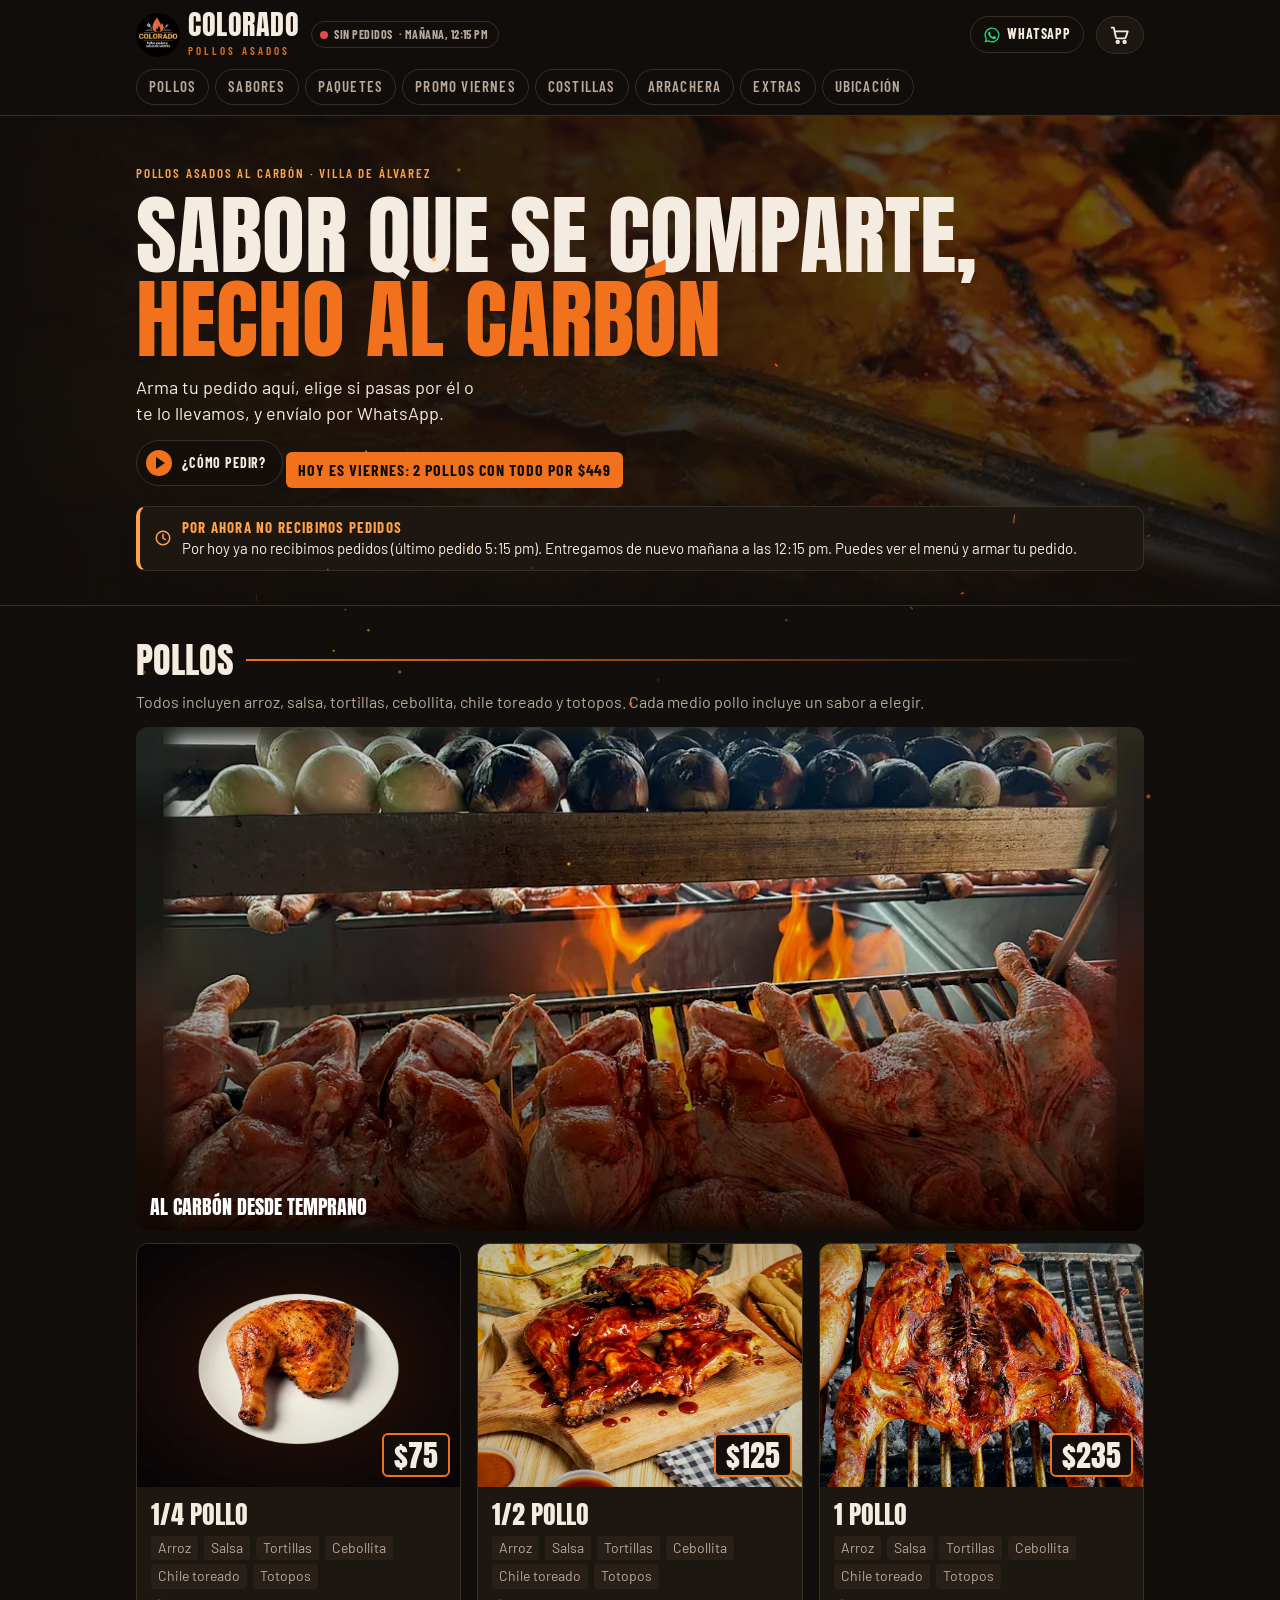
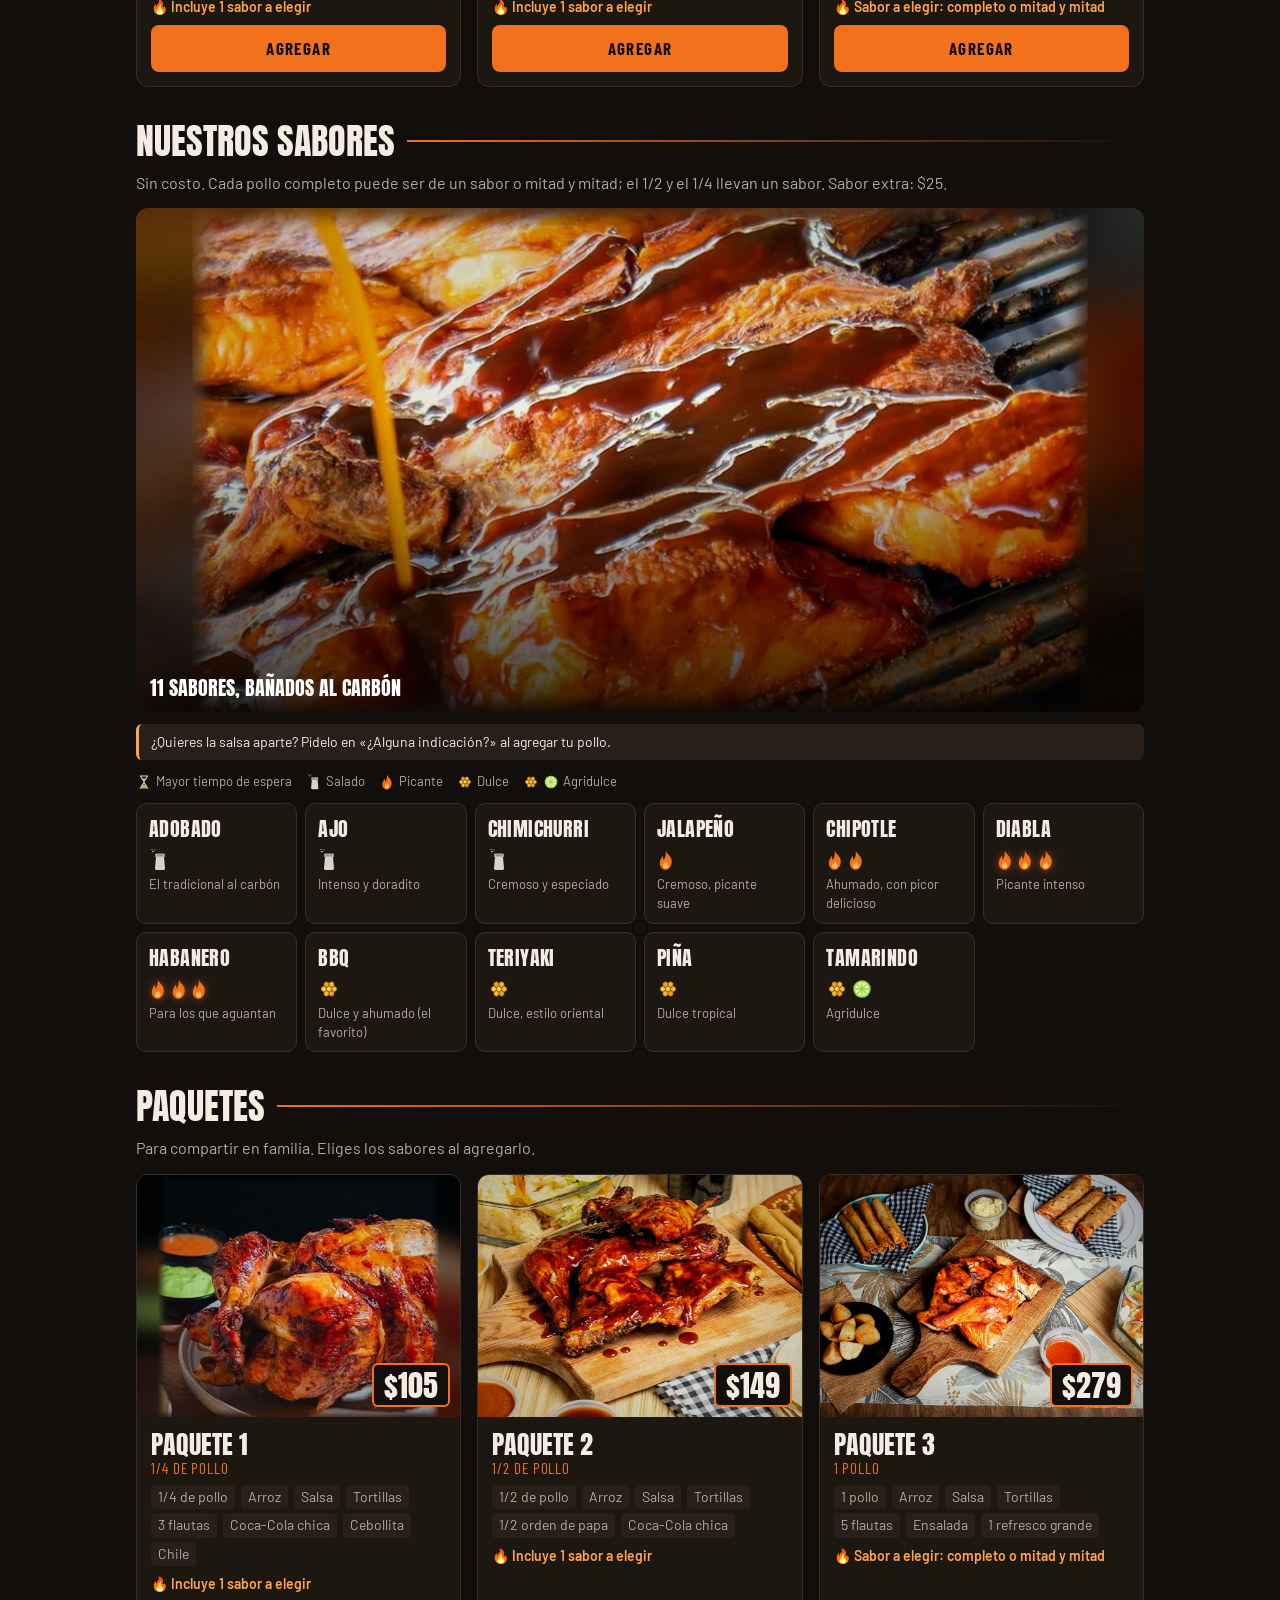
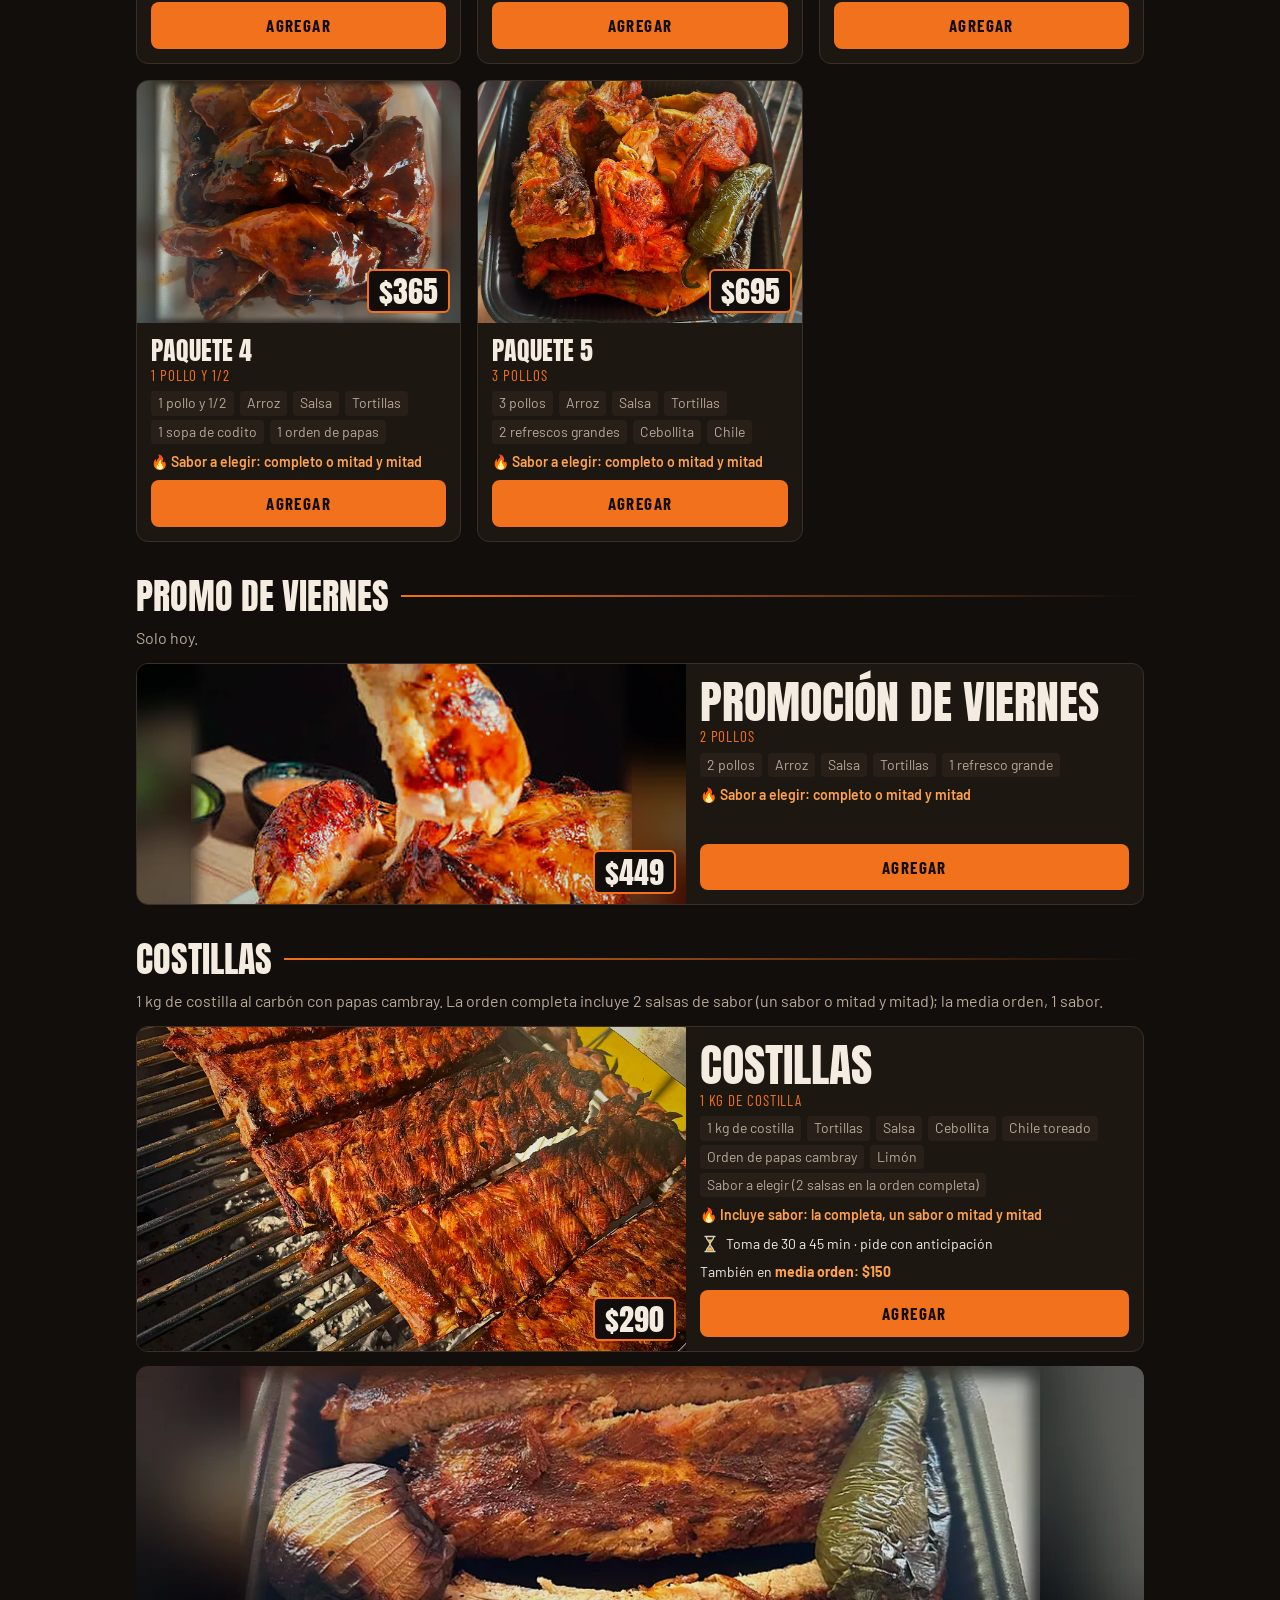
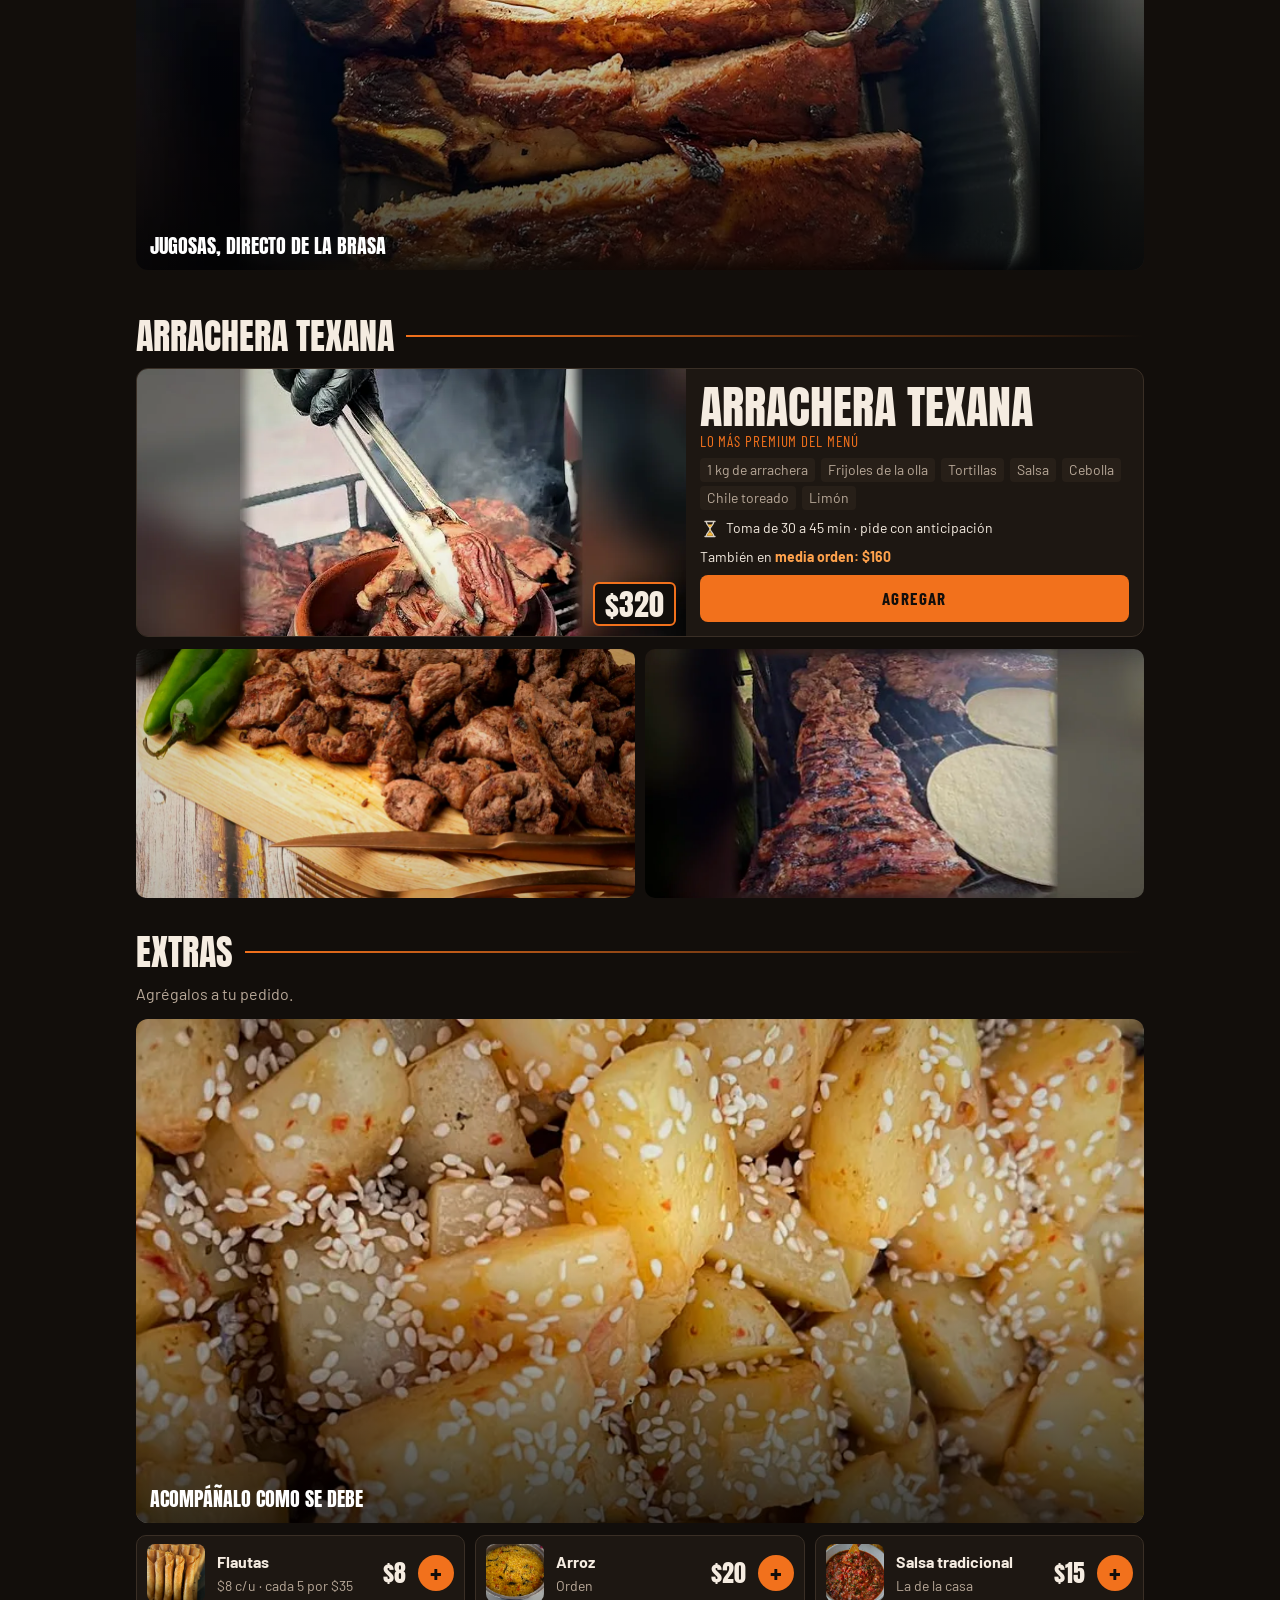
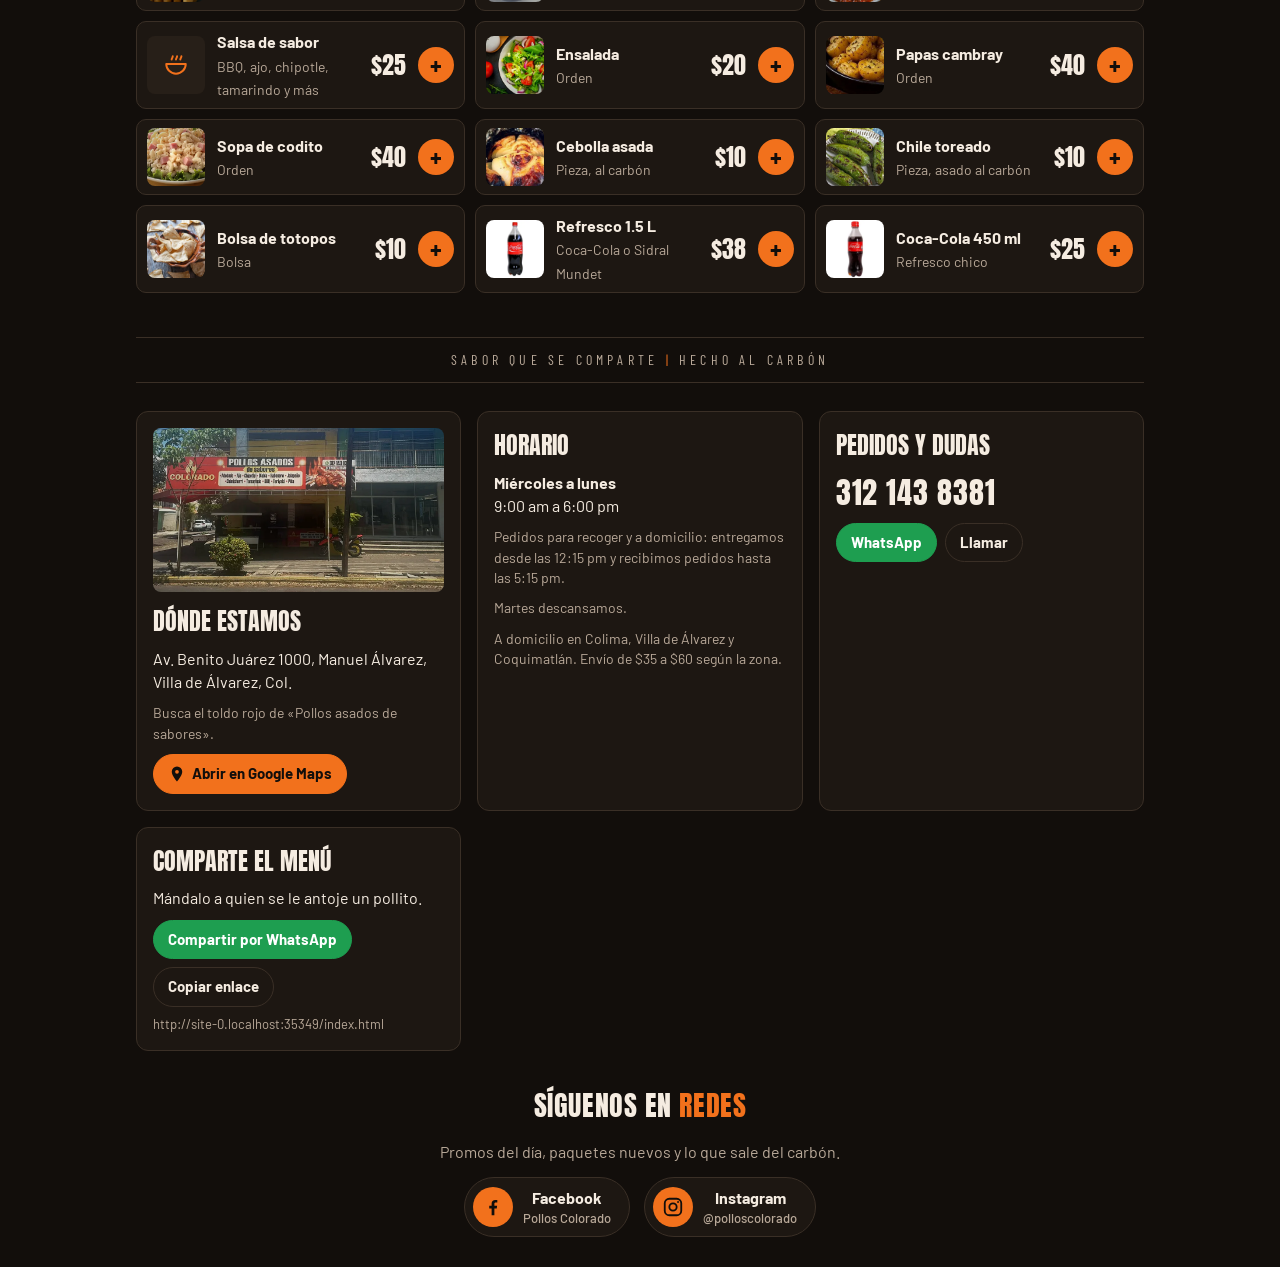
<file: index.html>
<!doctype html>
<html lang="es">
<head>
<meta charset="utf-8">
<meta name="viewport" content="width=device-width, initial-scale=1, viewport-fit=cover">
<title>Pollos Colorado · Menú y pedidos</title>
<meta name="description" content="Pollos asados al carbón en Villa de Álvarez. Arma tu pedido y envíalo por WhatsApp: pasa a recoger o te lo llevamos.">
<meta name="theme-color" content="#120E0B">
<!-- Vista previa al compartir el enlace (WhatsApp, Facebook) -->
<meta property="og:title" content="Pollos Colorado · Haz tu pedido">
<meta property="og:description" content="Pollos asados al carbón. Arma tu pedido y envíalo por WhatsApp.">
<meta property="og:type" content="website">
<meta property="og:image" content="https://polloscolorado.shinobi-dev.com/compartir.jpg">
<meta property="og:url" content="https://polloscolorado.shinobi-dev.com/">
<link rel="icon" href="icono.svg" type="image/svg+xml">
<link rel="apple-touch-icon" href="apple-touch-icon.png">
<!-- La portada es lo primero que se ve: que el navegador la empiece a bajar de inmediato -->
<link rel="preload" as="image" href="portada.webp" type="image/webp" fetchpriority="high">
<link rel="preconnect" href="https://fonts.googleapis.com">
<link rel="preconnect" href="https://fonts.gstatic.com" crossorigin>
<link rel="stylesheet" href="https://fonts.googleapis.com/css2?family=Anton&family=Barlow:wght@400;500;600;700&family=Barlow+Condensed:wght@500;600;700&display=swap">
<link rel="stylesheet" href="estilos.css">
</head>
<body>
<div id="root"></div>
<noscript><p style="padding:24px;color:#F5ECE1">Para ver el menú activa JavaScript, o pide al 312 143 8381 por WhatsApp.</p></noscript>
<script src="app.js"></script>
<!-- Firma del desarrollador (Shinobi Dev) -->
<script src="https://shinobi-dev.com/firma-shinobi.js" data-color="#F2711C" defer></script>
</body>
</html>
</file>
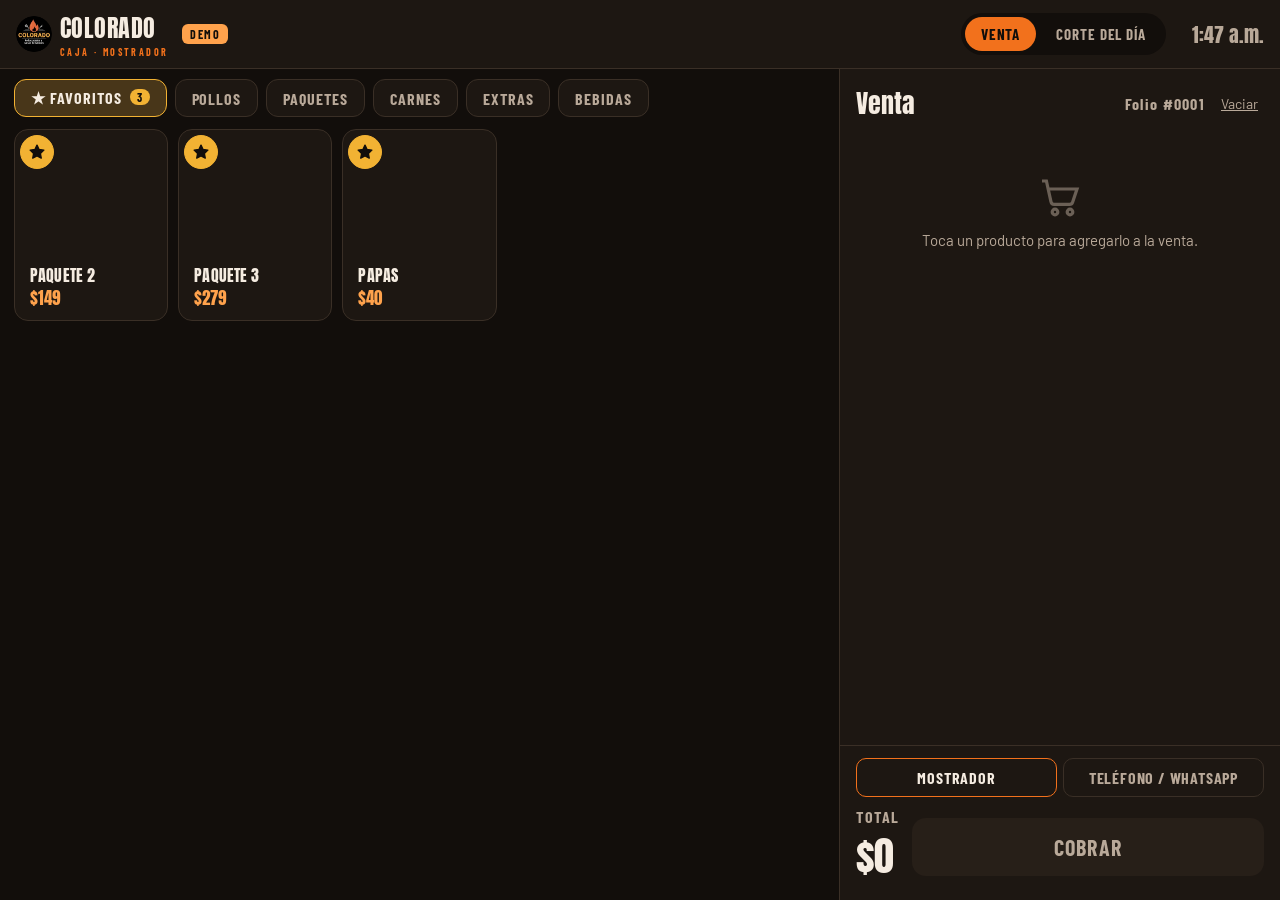
<file: caja.html>
<!doctype html>
<html lang="es">
<head>
<meta charset="utf-8">
<meta name="viewport" content="width=device-width, initial-scale=1, viewport-fit=cover">
<meta name="robots" content="noindex, nofollow">
<title>Caja · Pollos Colorado</title>
<meta name="theme-color" content="#120E0B">
<link rel="icon" href="icono.svg" type="image/svg+xml">
<link rel="apple-touch-icon" href="apple-touch-icon.png">
<link rel="stylesheet" href="https://fonts.googleapis.com/css2?family=Anton&family=Barlow:wght@400;500;600;700&family=Barlow+Condensed:wght@500;600;700&display=swap">
<style>
/* Caja de mostrador (DEMO): menú a la izquierda, ticket a la derecha. Pensada para tablet horizontal. */
:root{
  --carbon:#120E0B; --brasa:#1D1712; --brasa-2:#271F18; --ceniza:#3A2F26;
  --hueso:#F5ECE1; --humo:#B9A999; --naranja:#F2711C; --ambar:#FFA24C;
  --verde:#2FB36A; --rojo:#E5484D; --azul:#3B82F6;
  --display:"Anton",Impact,"Arial Narrow",sans-serif;
  --body:"Barlow",system-ui,sans-serif;
  --label:"Barlow Condensed","Arial Narrow",sans-serif;
  color-scheme:dark;
}
*{box-sizing:border-box}
[hidden]{display:none!important}
html,body{height:100%}
body{margin:0;background:var(--carbon);color:var(--hueso);font-family:var(--body);font-size:16px;overflow:hidden;-webkit-tap-highlight-color:transparent;user-select:none}
button{font:inherit;color:inherit;cursor:pointer;border:0;background:none}
.app{height:100%;display:grid;grid-template-rows:auto 1fr;padding-top:env(safe-area-inset-top,0px)}
/* Barra superior */
.top{display:flex;align-items:center;gap:14px;padding:10px 16px;background:var(--brasa);border-bottom:1px solid var(--ceniza)}
.marca{display:flex;align-items:center;gap:8px}
.marca b{font-family:var(--display);font-weight:400;font-size:24px;letter-spacing:.02em}
.marca small{display:block;font-family:var(--label);font-weight:700;letter-spacing:.24em;color:var(--naranja);font-size:10px}
.demo{font-family:var(--label);font-weight:700;letter-spacing:.12em;font-size:12px;color:var(--carbon);background:var(--ambar);border-radius:6px;padding:3px 8px}
.vistas{margin-left:auto;display:flex;background:var(--carbon);border-radius:999px;padding:4px;gap:4px}
.vistas button{font-family:var(--label);font-weight:700;letter-spacing:.06em;text-transform:uppercase;font-size:15px;padding:8px 16px;border-radius:999px;color:var(--humo)}
.vistas button[aria-pressed="true"]{background:var(--naranja);color:var(--carbon)}
.reloj{font-family:var(--display);font-size:20px;color:var(--humo);min-width:84px;text-align:right}
/* Vista venta */
.venta{display:grid;grid-template-columns:minmax(0,1fr) clamp(320px,40vw,440px);min-height:0}
.menu{display:flex;flex-direction:column;min-height:0;min-width:0;border-right:1px solid var(--ceniza)}
.cats{display:flex;gap:8px;padding:10px 14px;overflow-x:auto;scrollbar-width:none;flex:none}
.cats button{flex:none;font-family:var(--label);font-weight:700;text-transform:uppercase;letter-spacing:.06em;font-size:16px;padding:8px 16px;border-radius:12px;background:var(--brasa);border:1.5px solid var(--ceniza);color:var(--humo)}
.cats button[aria-pressed="true"]{border-color:var(--naranja);color:var(--hueso);background:color-mix(in srgb,var(--naranja) 18%,var(--brasa))}
.grid{flex:1;overflow-y:auto;padding:2px 14px 16px;display:grid;grid-template-columns:repeat(auto-fill,minmax(138px,1fr));gap:10px;align-content:start;grid-auto-rows:max-content}
.prod{position:relative;display:flex;flex-direction:column;background:var(--brasa);border:1.5px solid var(--ceniza);border-radius:14px;overflow:hidden;text-align:left;transition:transform .08s}
.prod:active{transform:scale(.97)}
.prod .ph{height:96px;flex:none;background:var(--brasa-2) center/cover no-repeat}
@media (min-width:1200px) and (min-height:700px){.prod .ph{height:130px}}
.prod .t{padding:6px 9px 8px;display:flex;flex-direction:column;gap:1px;flex:1;justify-content:space-between}
.prod .t b{font-family:var(--display);font-weight:400;font-size:16px;line-height:1.08;text-transform:uppercase;letter-spacing:.01em}
.prod .t span{font-family:var(--display);font-size:17px;color:var(--ambar);white-space:nowrap}
.prod .cnt{position:absolute;top:6px;right:6px;min-width:26px;height:26px;border-radius:999px;background:var(--naranja);color:var(--carbon);font-weight:800;display:grid;place-items:center;padding:0 6px}
.pw{position:relative;display:flex}
.pw .prod{flex:1;width:100%}
.fav{position:absolute;top:6px;left:6px;width:34px;height:34px;border-radius:50%;display:grid;place-items:center;background:rgba(18,14,11,.72);border:1.5px solid rgba(255,255,255,.25);z-index:2}
.fav svg{fill:none;stroke:#F5ECE1;stroke-width:1.8;stroke-linejoin:round}
.fav.on{background:#F2B233;border-color:#F2B233}
.fav.on svg{fill:#120E0B;stroke:#120E0B}
.cats .cat-fav{color:#F2B233}
.cats .cat-fav[aria-pressed="true"]{border-color:#F2B233;background:color-mix(in srgb,#F2B233 20%,var(--brasa));color:var(--hueso)}
.cats button small{font-size:12px;background:#F2B233;color:var(--carbon);border-radius:999px;padding:1px 7px;margin-left:4px;vertical-align:2px}
.fav-vacio{grid-column:1/-1;display:flex;flex-direction:column;align-items:center;gap:6px;padding:40px 20px;color:var(--humo);text-align:center}
.fav-vacio svg{width:42px;height:42px;fill:none;stroke:#F2B233;stroke-width:1.6}
.fav-vacio b{color:var(--hueso);font-size:18px}
.prod.off{opacity:.4;pointer-events:none}
.prod.nodia{opacity:.4;pointer-events:none;filter:grayscale(1)}
.prod.nodia::after{content:"SOLO VIERNES";position:absolute;top:30%;left:50%;transform:translate(-50%,-50%) rotate(-8deg);font-family:var(--display);font-size:18px;color:var(--hueso);border:2px solid var(--hueso);padding:2px 10px;border-radius:6px;white-space:nowrap}
.prod.off::after{content:"AGOTADO";position:absolute;top:30%;left:50%;transform:translate(-50%,-50%) rotate(-8deg);font-family:var(--display);font-size:22px;color:var(--rojo);border:3px solid var(--rojo);padding:2px 10px;border-radius:6px}
/* Ticket lateral */
.ticket{display:flex;flex-direction:column;min-height:0;background:var(--brasa)}
.ticket-h{display:flex;align-items:center;justify-content:space-between;padding:14px 16px 10px}
.ticket-h h2{margin:0;font-family:var(--display);font-weight:400;font-size:26px}
.ticket-h .limpiar{margin-left:10px}
.cobro{display:grid;grid-template-columns:auto 1fr;gap:12px;align-items:center}
.cobro .tot{flex-direction:column;align-items:flex-start;gap:0}
.ticket-h .folio{margin-left:auto;font-family:var(--label);font-weight:700;letter-spacing:.08em;color:var(--humo)}
.lineas{flex:1;overflow-y:auto;padding:0 16px}
.vacio{color:var(--humo);text-align:center;padding:40px 10px;font-size:15px}
.vacio svg{display:block;margin:0 auto 10px;opacity:.5}
.ln{display:grid;grid-template-columns:1fr auto;gap:2px 10px;padding:10px 0;border-bottom:1px dashed var(--ceniza)}
.ln b{font-weight:700}
.ln .p{font-variant-numeric:tabular-nums;font-weight:700;text-align:right}
.ln i{grid-column:1/-1;font-style:normal;font-size:13px;color:var(--humo)}
.ln .ctl{grid-column:1/-1;display:flex;align-items:center;gap:6px;margin-top:2px}
.ln .ctl button{width:34px;height:34px;border-radius:10px;background:var(--carbon);border:1px solid var(--ceniza);font-size:20px;font-weight:700;color:var(--naranja)}
.ln .ctl span{min-width:26px;text-align:center;font-weight:700}
.ln .ctl .edit{margin-left:auto;color:var(--humo);display:grid;place-items:center}
.ln .ctl .edit+.del{margin-left:0}
.ln .ctl .del{margin-left:auto;width:auto;padding:0 10px;font-size:13px;color:var(--rojo);border-color:color-mix(in srgb,var(--rojo) 40%,var(--ceniza))}
.pie{padding:12px 16px calc(14px + env(safe-area-inset-bottom,0px));border-top:1px solid var(--ceniza);display:grid;gap:10px}
.canal{display:grid;grid-template-columns:1fr 1fr;gap:6px}
.canal button{padding:9px;border-radius:10px;border:1.5px solid var(--ceniza);font-family:var(--label);font-weight:700;text-transform:uppercase;letter-spacing:.05em;color:var(--humo)}
.canal button[aria-pressed="true"]{border-color:var(--naranja);color:var(--hueso)}
.tot{display:flex;justify-content:space-between;align-items:baseline}
.tot span{font-family:var(--label);font-weight:700;letter-spacing:.1em;text-transform:uppercase;color:var(--humo)}
.tot b{font-family:var(--display);font-weight:400;font-size:40px;font-variant-numeric:tabular-nums}
.cobrar{padding:16px;border-radius:14px;background:var(--naranja);color:var(--carbon);font-family:var(--label);font-weight:700;font-size:22px;letter-spacing:.06em;text-transform:uppercase}
.cobrar:disabled{background:var(--brasa-2);color:var(--humo)}
.limpiar{font-size:14px;color:var(--humo);text-decoration:underline}
/* Modales */
.veil{position:fixed;inset:0;background:rgba(0,0,0,.65);display:none;align-items:center;justify-content:center;z-index:20;padding:16px}
.veil.open{display:flex}
.modal{width:100%;max-width:620px;max-height:100%;overflow-y:auto;background:var(--brasa);border:1px solid var(--ceniza);border-radius:18px;padding:20px}
.modal-h{display:flex;justify-content:space-between;align-items:center;gap:10px;margin-bottom:6px}
.modal h3{margin:0;font-family:var(--display);font-weight:400;font-size:30px;text-transform:uppercase}
.modal.chico{max-width:440px}
.modo.fl-modo{display:flex;margin:6px 0 14px}.fl-modo button{flex:1;padding:11px 12px;font-size:15px;white-space:nowrap}
.fl-fila{display:flex;justify-content:space-between;align-items:center;gap:12px;margin:10px 0}
.fl-lbl{font-family:var(--label);font-weight:700;font-size:18px;text-transform:uppercase;letter-spacing:.05em}.fl-lbl small{display:block;font-size:13px;color:var(--humo);letter-spacing:0;text-transform:none}
.stepper.xl button{width:62px;height:62px;font-size:30px}.stepper.xl span{min-width:56px;font-size:28px;font-family:var(--display)}
.fl-rap{margin-top:4px}.fl-rap .chip{min-width:52px;justify-content:center;text-align:center}
.fl-res{display:flex;justify-content:space-between;align-items:center;margin-top:14px;padding:12px 14px;border-radius:12px;background:var(--carbon);border:1px solid var(--ceniza)}
.fl-res b{display:block;font-size:18px}.fl-res span{color:var(--humo);font-size:14px}.fl-res strong{font-family:var(--display);font-weight:400;font-size:32px;color:var(--naranja)}
.x{width:42px;height:42px;border-radius:50%;border:1.5px solid var(--ceniza);display:grid;place-items:center;flex:none}
.sub{color:var(--humo);margin:0 0 10px}
.f{display:block;font-weight:700;margin:14px 0 8px}
.chips{display:flex;flex-wrap:wrap;gap:6px}
.chip{padding:10px 14px;border-radius:999px;border:1.5px solid var(--ceniza);background:var(--carbon);font-weight:600}
.chip[aria-pressed="true"]{background:var(--naranja);border-color:var(--naranja);color:var(--carbon)}
.chip:disabled{opacity:.35;text-decoration:line-through}
.pieza{background:var(--carbon);border:1px solid var(--ceniza);border-radius:12px;padding:10px 12px;margin-top:8px}
.pieza-h{display:flex;justify-content:space-between;align-items:center;gap:8px;margin-bottom:8px;font-family:var(--label);font-weight:700;text-transform:uppercase;letter-spacing:.06em}
.modo{display:inline-flex;background:var(--brasa-2);border-radius:999px;padding:3px}
.modo button{padding:6px 12px;border-radius:999px;font-size:13px;font-weight:700;color:var(--humo)}
.modo button[aria-pressed="true"]{background:var(--hueso);color:var(--carbon)}
.mitad{display:block;font-size:13px;font-weight:700;color:var(--ambar);margin:8px 0 6px}
.stepper{display:inline-flex;align-items:center;border:1.5px solid var(--ceniza);border-radius:12px;background:var(--carbon)}
.stepper button{width:48px;height:48px;font-size:24px;font-weight:700;color:var(--naranja)}
.stepper span{min-width:36px;text-align:center;font-weight:700;font-size:18px}
.acts{display:flex;gap:10px;margin-top:18px;position:sticky;bottom:-20px;background:var(--brasa);padding:10px 0 4px;z-index:1}
.btn{flex:1;padding:15px;border-radius:12px;font-family:var(--label);font-weight:700;font-size:18px;letter-spacing:.05em;text-transform:uppercase}
.btn.main{background:var(--naranja);color:var(--carbon)}
.btn.ghost{border:1.5px solid var(--ceniza)}
.btn.rojo{background:var(--rojo);color:#fff}
.btn.verde{background:var(--verde);color:#06210f}
.btn:disabled{background:var(--brasa-2);color:var(--humo)}
input[type=text],input[type=number]{width:100%;background:var(--carbon);border:1.5px solid var(--ceniza);border-radius:12px;padding:13px;color:var(--hueso);font:inherit;font-size:18px}
.pagos{display:grid;grid-template-columns:repeat(3,1fr);gap:8px}
.pago{padding:16px 8px;border-radius:14px;border:1.5px solid var(--ceniza);background:var(--carbon);font-family:var(--label);font-weight:700;font-size:18px;text-transform:uppercase;letter-spacing:.04em}
.pago[aria-pressed="true"]{border-color:var(--naranja);background:color-mix(in srgb,var(--naranja) 18%,var(--carbon))}
.billetes{display:flex;flex-wrap:wrap;gap:6px;margin-top:8px}
.billetes button{padding:10px 14px;border-radius:10px;border:1.5px solid var(--ceniza);background:var(--carbon);font-weight:700}
.cambio{display:flex;justify-content:space-between;align-items:baseline;margin-top:12px;padding:12px 14px;border-radius:12px;background:var(--carbon)}
.cambio b{font-family:var(--display);font-weight:400;font-size:32px;color:var(--verde)}
.cambio.falta b{color:var(--rojo)}
.gran-total{font-family:var(--display);font-size:46px;text-align:center;margin:4px 0 8px}
/* Ticket impreso (vista previa) */
.papel{width:300px;margin:6px auto 0;background:#fff;color:#111;font-family:"Courier New",monospace;font-size:13px;padding:16px 14px 20px;border-radius:4px;box-shadow:0 10px 30px rgba(0,0,0,.4);position:relative}
.papel::after{content:"";position:absolute;left:0;right:0;bottom:-8px;height:8px;background:linear-gradient(-45deg,transparent 6px,#fff 0) 0 0/12px 8px,linear-gradient(45deg,transparent 6px,#fff 0) 0 0/12px 8px}
.papel .c{text-align:center}
.papel .logo-tk{display:flex;justify-content:center;margin:0 0 6px}
.papel .logo-tk svg{width:200px;height:auto}
.papel .lg{font-family:var(--display);font-size:24px;letter-spacing:.04em}
.papel.anulado::before{content:"CANCELADA";position:absolute;top:42%;left:50%;transform:translate(-50%,-50%) rotate(-18deg);font-family:var(--display);font-size:44px;color:#d22;border:4px solid #d22;padding:2px 14px;border-radius:8px;opacity:.85}
.papel hr{border:0;border-top:1px dashed #888;margin:8px 0}
.papel .r{display:flex;justify-content:space-between;gap:8px}
.papel .d{font-size:11px;color:#444;padding-left:10px}
.papel .t{font-size:16px;font-weight:700}
/* Corte */
.corte{overflow-y:auto;padding:18px 20px 30px}
.kpis{display:grid;grid-template-columns:repeat(4,1fr);gap:12px}
.kpi{background:var(--brasa);border:1px solid var(--ceniza);border-radius:14px;padding:14px}
.kpi span{display:block;font-family:var(--label);font-weight:700;letter-spacing:.08em;text-transform:uppercase;color:var(--humo);font-size:13px}
.kpi b{font-family:var(--display);font-weight:400;font-size:34px;font-variant-numeric:tabular-nums}
.dos{display:grid;grid-template-columns:1fr 1fr;gap:12px;margin-top:12px}
.caja{background:var(--brasa);border:1px solid var(--ceniza);border-radius:14px;padding:14px}
.caja h4{margin:0 0 10px;font-family:var(--display);font-weight:400;font-size:20px;text-transform:uppercase}
.barra{display:grid;grid-template-columns:110px 1fr 90px;align-items:center;gap:10px;margin:8px 0;font-size:15px}
.barra .b{height:14px;border-radius:7px;background:var(--brasa-2);overflow:hidden}
.barra .b i{display:block;height:100%;border-radius:7px}
.barra .v{text-align:right;font-weight:700;font-variant-numeric:tabular-nums}
table{width:100%;border-collapse:collapse;font-size:15px}
th{text-align:left;font-family:var(--label);letter-spacing:.08em;text-transform:uppercase;color:var(--humo);font-size:13px;padding:6px 4px;border-bottom:1px solid var(--ceniza)}
td{padding:8px 4px;border-bottom:1px solid var(--ceniza);font-variant-numeric:tabular-nums}
.tag{font-family:var(--label);font-weight:700;font-size:12px;letter-spacing:.06em;text-transform:uppercase;padding:2px 8px;border-radius:6px;background:var(--brasa-2)}
tr.cancel td{color:var(--humo)}
tr.cancel td.monto{text-decoration:line-through}
.tag.rojo{background:color-mix(in srgb,var(--rojo) 22%,transparent);color:#ff8a8d;display:inline-block;margin-top:3px}
.anular{margin-left:12px;font-size:14px;color:var(--rojo);text-decoration:underline}
.kpi-c{display:block;font-size:12px;color:#ff8a8d;font-weight:600;margin-top:2px}
.prox{display:flex;gap:10px;flex-wrap:wrap;margin-top:14px}
.prox button{padding:12px 16px;border-radius:12px;border:1.5px dashed var(--ceniza);color:var(--humo);font-weight:700}
.toast{position:fixed;left:50%;bottom:24px;transform:translate(-50%,20px);background:var(--hueso);color:var(--carbon);padding:12px 18px;border-radius:999px;font-weight:600;opacity:0;transition:.2s;z-index:30;pointer-events:none;max-width:90%;text-align:center}
.toast.ver{opacity:1;transform:translate(-50%,0)}
@media (orientation:portrait) and (max-width:900px), (max-width:640px){
.toast{bottom:auto;top:76px}
  .venta{grid-template-columns:minmax(0,1fr)}
  .ticket{position:fixed;left:0;right:0;bottom:0;max-height:44%;border-top:2px solid var(--naranja);z-index:5}
  .grid{padding-bottom:46vh}
  .gira{display:block!important}
  .kpis{grid-template-columns:1fr 1fr}.dos{grid-template-columns:1fr}
  .reloj{display:none}
}
/* Pantallas bajitas (tablet acostada): todo más compacto */
@media (max-height:640px){
  .top{padding:6px 14px;gap:10px}
  .marca b{font-size:21px}.marca img{width:32px!important;height:32px!important}
  .vistas button{padding:6px 12px;font-size:14px}.reloj{font-size:17px}
  .cats{padding:8px 14px}.cats button{padding:6px 14px;font-size:15px}
  .ticket-h{padding:10px 14px 6px}.ticket-h h2{font-size:22px}
  .lineas{padding:0 14px}.ln{padding:7px 0}.ln .ctl button{width:30px;height:30px;font-size:18px}
  .ln i{grid-column:1}.ln .ctl{grid-column:2;grid-row:2/span 3;align-self:end;margin:0}.ln .ctl .del{margin-left:4px;padding:0 8px}.ln .ctl .edit{margin-left:4px}
  .pie{padding:8px 14px calc(10px + env(safe-area-inset-bottom,0px));gap:7px}
  .canal button{padding:6px;font-size:14px}
  .tot b{font-size:28px}.tot span{font-size:12px}.cobrar{padding:12px;font-size:19px}
  .grid{grid-template-columns:repeat(auto-fill,minmax(128px,1fr))}.prod .ph{height:84px}
  .vacio{padding:20px 10px}
  .modal{padding:14px 16px}.modal h3{font-size:24px}.f{margin:10px 0 6px}
  .chip{padding:8px 12px}.stepper button{width:42px;height:42px}.btn{padding:12px}.acts{margin-top:12px}
}
.top{min-width:0}.vistas{flex:none}
@media (max-width:600px){.marca>div{display:none}.vistas button{padding:7px 12px;font-size:14px}}
.extra-tg{display:flex;align-items:center;gap:8px;flex-wrap:wrap;margin-top:12px;padding:9px 14px;border-radius:12px;border:1.5px dashed var(--ceniza);font-weight:700;color:var(--hueso);text-align:left}
.extra-tg span{display:grid;place-items:center;width:22px;height:22px;border-radius:50%;background:var(--naranja);color:var(--carbon);font-size:16px;line-height:1}
.extra-tg small{color:var(--humo);font-weight:500}
.extra-tg em{font-style:normal;color:var(--ambar);font-size:14px}
.chip.chico{padding:6px 11px;font-size:14px}
.ln i.nota{color:var(--ambar)}
.gira{display:none;font-size:12px;color:var(--humo);text-align:center;padding:0 14px 6px}

</style>
</head>
<body>
<div class="app">
  <header class="top">
    <div class="marca"><img src="logo.webp" width="36" height="36" alt="" style="border-radius:50%;display:block"><div><b>COLORADO</b><small>CAJA · MOSTRADOR</small></div></div>
    <span class="demo">DEMO</span>
    <nav class="vistas"><button id="vVenta" aria-pressed="true">Venta</button><button id="vCorte" aria-pressed="false">Corte del día</button></nav>
    <div class="reloj" id="reloj"></div>
  </header>

  <section class="venta" id="pVenta">
    <div class="menu">
      <div class="cats" id="cats"></div>
      <p class="gira">Tip: gira la tablet en horizontal para ver todo mejor.</p>
      <div class="grid" id="grid"></div>
    </div>
    <aside class="ticket">
      <div class="ticket-h"><h2>Venta</h2><span class="folio" id="folio"></span><button class="limpiar" id="limpiar">Vaciar</button></div>
      <div class="lineas" id="lineas"></div>
      <div class="pie">
        <div class="canal"><button data-canal="Mostrador" aria-pressed="true">Mostrador</button><button data-canal="Teléfono" aria-pressed="false">Teléfono / WhatsApp</button></div>
        <div class="cobro"><div class="tot"><span>Total</span><b id="total">$0</b></div>
        <button class="cobrar" id="cobrar" disabled>Cobrar</button></div>
      </div>
    </aside>
  </section>

  <section class="corte" id="pCorte" hidden></section>
</div>

<div class="veil" id="veil"><div class="modal" id="modal"></div></div>
<div class="toast" id="toast"></div>

<script src="caja.js"></script>
</body>
</html>
</file>
<file: estilos.css>
[hidden]{display:none!important}
/* Layout: una columna de carta oscura (como los pósters de la marca), barra de categorías fija arriba, carrito fijo abajo */
:root{
  --carbon:#120E0B; --brasa:#1D1712; --brasa-2:#271F18; --ceniza:#3A2F26;
  --hueso:#F5ECE1; --humo:#B9A999; --naranja:#F2711C; --ambar:#FFA24C;
  --wa:#1E9E50; --rojo:#E5484D;
  --display:"Anton","Bebas Neue",Impact,"Arial Narrow",sans-serif;
  --body:"Barlow",system-ui,-apple-system,"Segoe UI",sans-serif;
  --label:"Barlow Condensed","Arial Narrow",system-ui,sans-serif;
  color-scheme:dark;
}
*,*::before,*::after{box-sizing:border-box}
html{scroll-padding-top:calc(env(safe-area-inset-top,0px) + 112px)}
body{margin:0;background:var(--carbon);color:var(--hueso);font-family:var(--body);font-size:16px;line-height:1.45;padding-bottom:24px}
button,input,textarea{font:inherit;color:inherit}
button{cursor:pointer}
:focus-visible{outline:3px solid var(--ambar);outline-offset:2px}
.wrap{max-width:1040px;margin:0 auto;padding-inline:16px}
.label{font-family:var(--label);text-transform:uppercase;letter-spacing:.14em;font-weight:600;font-size:13px}

/* Encabezado */
.top{position:sticky;top:env(safe-area-inset-top,0px);z-index:10;background:color-mix(in srgb,var(--carbon) 92%,transparent);backdrop-filter:blur(8px);border-bottom:1px solid var(--ceniza)}
.top .wrap{display:flex;align-items:center;gap:12px;padding-block:10px}
.marca{display:flex;align-items:center;gap:8px;text-decoration:none;color:var(--hueso)}
.marca svg{flex:none}
.marca b{font-family:var(--display);font-weight:400;font-size:28px;letter-spacing:.02em;line-height:1}
.marca small{display:block;font-family:var(--label);font-weight:600;color:var(--naranja);letter-spacing:.28em;font-size:11px;margin-top:2px}
.top .wa-mini{margin-left:auto;text-decoration:none;font-family:var(--label);font-weight:700;letter-spacing:.06em;text-transform:uppercase;font-size:14px;border:1.5px solid var(--ceniza);border-radius:999px;padding:7px 12px;color:var(--hueso);white-space:nowrap}
.cats{display:flex;gap:6px;overflow-x:auto;scrollbar-width:none;padding:0 16px 10px;max-width:1040px;margin:0 auto}
.cats::-webkit-scrollbar{display:none}
.cats a{flex:none;text-decoration:none;color:var(--humo);font-family:var(--label);font-weight:600;text-transform:uppercase;letter-spacing:.08em;font-size:15px;padding:6px 12px;border-radius:999px;border:1px solid var(--ceniza)}
.cats a:hover{color:var(--hueso);border-color:var(--naranja)}

/* Portada */
.hero{position:relative;overflow:hidden;border-bottom:1px solid var(--ceniza)}
.hero .bg{position:absolute;inset:0;background-size:cover;background-position:center 40%;opacity:.55}
.hero::after{content:"";position:absolute;inset:0;background:linear-gradient(90deg,var(--carbon) 0%,color-mix(in srgb,var(--carbon) 70%,transparent) 55%,transparent 100%),linear-gradient(0deg,var(--carbon),transparent 45%)}
.hero .wrap{position:relative;z-index:1;padding-block:44px 34px}
.hero h1{font-family:var(--display);font-weight:400;font-size:clamp(44px,11vw,88px);line-height:.95;margin:10px 0 0;text-transform:uppercase;text-wrap:balance}
.hero h1 span{color:var(--naranja)}
.hero p{max-width:34ch;color:var(--hueso);font-size:18px;margin:14px 0 0}
.hero .label{color:var(--ambar)}
.chispas{position:absolute;inset:0;z-index:1;pointer-events:none}
.chispas i{position:absolute;bottom:-10px;width:4px;height:4px;border-radius:50%;background:var(--ambar);box-shadow:0 0 8px var(--naranja);opacity:0}
@media (prefers-reduced-motion:no-preference){
  .chispas i{animation:sube 6s linear infinite}
}
@keyframes sube{0%{transform:translateY(0);opacity:0}10%{opacity:.9}100%{transform:translate(30px,-320px);opacity:0}}

.aviso{margin-top:18px;display:flex;gap:10px;align-items:flex-start;background:var(--brasa);border:1px solid var(--ceniza);border-left:4px solid var(--rojo);border-radius:10px;padding:10px 14px;font-size:15px}
.aviso b{font-family:var(--label);text-transform:uppercase;letter-spacing:.08em;color:var(--rojo)}
.viernes-hoy{display:inline-flex;align-items:center;gap:8px;margin-top:16px;background:var(--naranja);color:var(--carbon);font-family:var(--label);font-weight:700;text-transform:uppercase;letter-spacing:.06em;border-radius:6px;padding:6px 12px;text-decoration:none}

/* Secciones */
section{padding-top:36px}
.sec-h{display:flex;align-items:baseline;gap:12px;flex-wrap:wrap;margin-bottom:14px}
.sec-h h2{font-family:var(--display);font-weight:400;font-size:36px;line-height:1;margin:0;text-transform:uppercase}
.sec-h p{margin:0;color:var(--humo);flex-basis:100%}
.sec-h .rule{flex:1;height:2px;background:linear-gradient(90deg,var(--naranja),transparent);min-width:40px;align-self:center}

.grid{display:grid;grid-template-columns:repeat(auto-fill,minmax(250px,1fr));gap:16px}
.card{display:flex;flex-direction:column;background:var(--brasa);border:1px solid var(--ceniza);border-radius:12px;overflow:hidden;min-width:0}
.card .ph{position:relative;aspect-ratio:4/3;background:var(--brasa-2) center/cover no-repeat;max-width:100%}
.card .precio{position:absolute;right:10px;bottom:10px;background:var(--carbon);color:var(--hueso);font-family:var(--display);font-size:30px;line-height:1;padding:6px 10px 4px;border-radius:6px;border:2px solid var(--naranja);font-variant-numeric:tabular-nums}
.card .body{display:flex;flex-direction:column;gap:8px;padding:14px;flex:1}
.card h3{font-family:var(--display);font-weight:400;font-size:26px;line-height:1.05;margin:0;text-transform:uppercase}
.card h3 small{display:block;font-family:var(--label);font-size:15px;color:var(--naranja);letter-spacing:.06em;margin-top:3px}
.inc{display:flex;flex-wrap:wrap;gap:4px 6px;margin:0;padding:0;list-style:none}
.inc li{font-size:14px;color:var(--humo);background:var(--brasa-2);border-radius:4px;padding:2px 7px}
.inc li.sin{text-decoration:line-through;color:var(--rojo);background:transparent;border:1px dashed var(--rojo)}
.nota-sin{font-size:13px;color:var(--rojo);margin:0}
.add{margin-top:auto;border:0;border-radius:8px;background:var(--naranja);color:var(--carbon);font-family:var(--label);font-weight:700;text-transform:uppercase;letter-spacing:.08em;font-size:17px;padding:11px 14px;display:flex;justify-content:center;align-items:center;gap:8px}
.add:hover{background:var(--ambar)}
.add .n{background:var(--carbon);color:var(--hueso);border-radius:999px;font-size:13px;padding:1px 8px;letter-spacing:0}
.card.off .ph{filter:grayscale(1) brightness(.55)}
.card.off .add{background:var(--ceniza);color:var(--humo);cursor:not-allowed}
.sello{position:absolute;left:50%;top:50%;transform:translate(-50%,-50%) rotate(-8deg);font-family:var(--display);font-size:30px;color:var(--rojo);border:3px solid var(--rojo);padding:4px 14px 2px;border-radius:6px;text-transform:uppercase;background:color-mix(in srgb,var(--carbon) 60%,transparent)}

.wide{display:grid;grid-template-columns:1.2fr 1fr}
.wide .ph{aspect-ratio:auto;min-height:240px}
.wide h3{font-size:clamp(32px,6vw,46px)}
.cerrado{font-family:var(--label);font-weight:700;letter-spacing:.06em;text-transform:uppercase;color:var(--ambar);font-size:15px}
@media (max-width:640px){.wide{grid-template-columns:1fr}.wide .ph{aspect-ratio:4/3;min-height:0}}

/* Extras */
.extras{display:grid;grid-template-columns:repeat(auto-fill,minmax(300px,1fr));gap:10px}
.ex{display:flex;align-items:center;gap:12px;background:var(--brasa);border:1px solid var(--ceniza);border-radius:10px;padding:8px 10px;text-align:left;width:100%;min-width:0}
.ex .th{flex:none;width:58px;height:58px;border-radius:8px;background:var(--brasa-2) center/cover no-repeat;display:grid;place-items:center;color:var(--naranja)}
.ex .t{flex:1;min-width:0}
.ex .t b{display:block;font-weight:700}
.ex .t span{font-size:14px;color:var(--humo)}
.ex .pr{font-family:var(--display);font-size:24px;font-variant-numeric:tabular-nums}
.ex .mas{flex:none;width:36px;height:36px;border-radius:50%;background:var(--naranja);color:var(--carbon);display:grid;place-items:center;font-size:24px;font-weight:700;line-height:1}
.ex.off{opacity:.55;cursor:not-allowed}
.ex.off .t b{text-decoration:line-through}
.ex.off .mas{background:var(--ceniza);color:var(--humo)}
.tag{display:inline-block;font-family:var(--label);font-size:12px;font-weight:700;letter-spacing:.06em;text-transform:uppercase;color:var(--rojo);border:1px solid var(--rojo);border-radius:4px;padding:0 5px;margin-left:6px;vertical-align:2px}

/* Pie */
.cinta{margin-top:44px;border-block:1px solid var(--ceniza);padding-block:12px;text-align:center;font-family:var(--label);letter-spacing:.3em;text-transform:uppercase;font-size:14px;color:var(--humo)}
.cinta span{color:var(--naranja)}
footer.pie{display:grid;grid-template-columns:repeat(auto-fit,minmax(260px,1fr));gap:16px;padding-block:28px 12px}
.bloque{background:var(--brasa);border:1px solid var(--ceniza);border-radius:12px;padding:16px;min-width:0}
.bloque h4{margin:0 0 8px;font-family:var(--display);font-weight:400;font-size:24px;text-transform:uppercase}
.bloque p{margin:0 0 10px}
.big{font-family:var(--display);font-size:30px;letter-spacing:.03em;user-select:all;font-variant-numeric:tabular-nums}
.btns{display:flex;flex-wrap:wrap;gap:8px}
.pill{display:inline-flex;align-items:center;gap:6px;text-decoration:none;border-radius:999px;padding:8px 14px;font-weight:700;font-size:15px;border:1.5px solid var(--ceniza);background:transparent;color:var(--hueso)}
.pill.wa{background:var(--wa);border-color:var(--wa);color:#fff}
.pill.or{background:var(--naranja);border-color:var(--naranja);color:var(--carbon)}
.link-share{font-size:13px;color:var(--humo);word-break:break-all;margin-top:8px}
.redes{display:flex;flex-direction:column;align-items:center;gap:14px;text-align:center;padding-block:22px 6px}
.redes h4{margin:0;font-family:var(--display);font-weight:400;font-size:28px;text-transform:uppercase;letter-spacing:.02em}
.redes h4 span{color:var(--naranja)}
.redes p{margin:0;color:var(--humo)}
.redes .iconos{display:flex;gap:14px;flex-wrap:wrap;justify-content:center}
.red{display:flex;align-items:center;gap:10px;text-decoration:none;color:var(--hueso);background:var(--brasa);border:1px solid var(--ceniza);border-radius:999px;padding:8px 18px 8px 8px;font-weight:700;transition:border-color .15s,transform .15s}
.red:hover{border-color:var(--naranja);transform:translateY(-2px)}
.red .ic{width:40px;height:40px;border-radius:50%;display:grid;place-items:center;background:var(--naranja);color:var(--carbon)}
.red small{display:block;font-weight:500;font-size:13px;color:var(--humo)}

/* Barra del carrito */
.bar{position:fixed;left:0;right:0;bottom:0;z-index:15;padding:10px 16px calc(10px + env(safe-area-inset-bottom,0px));background:color-mix(in srgb,var(--carbon) 94%,transparent);border-top:1px solid var(--ceniza);display:flex;justify-content:center}
.bar button{width:100%;max-width:560px;border:0;border-radius:10px;background:var(--naranja);color:var(--carbon);font-family:var(--label);font-weight:700;letter-spacing:.06em;text-transform:uppercase;font-size:18px;padding:13px 18px;display:flex;justify-content:space-between;align-items:center}
.bar button:disabled{background:var(--brasa-2);color:var(--humo);cursor:default}
.bar .tot{font-family:var(--display);font-size:24px;letter-spacing:.02em;font-variant-numeric:tabular-nums}
@media (prefers-reduced-motion:no-preference){.bar button.pulso{animation:pulso .45s ease-out}}
@keyframes pulso{50%{transform:scale(1.03)}}

/* Hojas */
.veil{position:fixed;inset:0;z-index:30;background:rgba(0,0,0,.65);display:none;align-items:flex-end;justify-content:center}
.veil.open{display:flex}
.sheet{width:100%;max-width:560px;max-height:92%;overflow-y:auto;background:var(--brasa);border:1px solid var(--ceniza);border-bottom:0;border-radius:18px 18px 0 0;padding:20px 16px calc(20px + env(safe-area-inset-bottom,0px))}
@media (prefers-reduced-motion:no-preference){.veil.open .sheet{animation:arriba .22s ease-out}}
@keyframes arriba{from{transform:translateY(40px);opacity:.5}to{transform:none;opacity:1}}
.sheet h3{font-family:var(--display);font-weight:400;font-size:32px;line-height:1;margin:0;text-transform:uppercase}
.sheet .sub{color:var(--humo);margin:6px 0 0}
.sheet .ph{aspect-ratio:16/9;border-radius:10px;background:var(--brasa-2) center/cover no-repeat;margin:-4px 0 14px;max-width:100%}
.f{display:block;margin:18px 0 6px;font-weight:700}
.f small{font-weight:500;color:var(--humo)}
input[type=text],input[type=tel],input[type=time],input[type=password],textarea{width:100%;background:var(--carbon);border:1.5px solid var(--ceniza);border-radius:10px;padding:11px 12px;color:var(--hueso)}
input:focus,textarea:focus{border-color:var(--naranja);outline:none}
textarea{min-height:64px;resize:vertical}
.seg{display:grid;grid-template-columns:1fr 1fr;gap:8px}
.opt{border:1.5px solid var(--ceniza);background:var(--carbon);border-radius:10px;padding:12px;text-align:left}
.opt b{display:block;font-family:var(--label);text-transform:uppercase;letter-spacing:.06em;font-size:17px}
.opt span{font-size:13px;color:var(--humo)}
.opt[aria-pressed="true"]{border-color:var(--naranja);background:color-mix(in srgb,var(--naranja) 14%,var(--carbon))}
.stepper{display:inline-flex;align-items:center;border:1.5px solid var(--ceniza);border-radius:10px;background:var(--carbon)}
.stepper button{border:0;background:none;width:42px;height:42px;font-size:22px;font-weight:700;color:var(--naranja)}
.stepper span{min-width:30px;text-align:center;font-weight:700;font-variant-numeric:tabular-nums}
.acts{display:flex;gap:10px;margin-top:22px}
.btn{flex:1;border:0;border-radius:10px;padding:14px;font-family:var(--label);font-weight:700;letter-spacing:.06em;text-transform:uppercase;font-size:17px;text-align:center;text-decoration:none}
.btn.main{background:var(--naranja);color:var(--carbon)}
.btn.ghost{background:none;border:1.5px solid var(--ceniza);color:var(--hueso)}
.btn.wa{background:var(--wa);color:#fff}
.btn[aria-disabled="true"],.btn:disabled{background:var(--brasa-2);color:var(--humo);pointer-events:none}
.linea{display:flex;gap:10px;align-items:flex-start;padding:12px 0;border-bottom:1px solid var(--ceniza)}
.linea .t{flex:1;min-width:0}
.linea .t b{display:block}
.linea .t i{display:block;font-size:14px;color:var(--humo)}
.linea .t .w{font-size:13px;color:var(--rojo)}
.linea .r{display:flex;flex-direction:column;align-items:flex-end;gap:6px}
.linea .r strong{font-variant-numeric:tabular-nums}
.linea .stepper button{width:34px;height:34px;font-size:18px}
.total{display:flex;justify-content:space-between;align-items:baseline;padding:14px 0 0}
.total span{font-family:var(--label);text-transform:uppercase;letter-spacing:.1em;font-weight:700}
.total b{font-family:var(--display);font-size:34px;font-weight:400;font-variant-numeric:tabular-nums}
.small{font-size:13px;color:var(--humo);margin:8px 0 0}
.falta{font-size:14px;color:var(--ambar);margin:10px 0 0;text-align:center}
.burbuja{white-space:pre-wrap;background:#DCF8C6;color:#111B21;border-radius:12px 12px 12px 2px;padding:12px;font-size:14px;line-height:1.4;margin-top:6px;max-height:260px;overflow:auto}
details.prev summary{cursor:pointer;margin-top:18px;font-weight:700}

.sabores{display:grid;gap:6px}
.sabor{display:flex;align-items:center;justify-content:space-between;gap:10px;background:var(--carbon);border:1px solid var(--ceniza);border-radius:10px;padding:6px 6px 6px 12px}
.sabor > span{font-weight:600}
.sabor.off{opacity:.6;padding-block:12px}
.sabor .stepper button{width:38px;height:38px}
.mini{display:flex;gap:12px}
.mini button{background:none;border:0;padding:0;font-weight:700;font-size:14px;color:var(--ambar)}
.mini button[data-rm]{color:var(--rojo)}
.btn.main:disabled{background:var(--brasa-2);color:var(--humo);cursor:not-allowed}
.estado-msg{margin:12px 0 0;font-size:14px;color:var(--ambar);min-height:1em}

/* Estado abierto / cerrado */
.estado{font-family:var(--label);font-weight:700;letter-spacing:.04em;text-transform:uppercase;font-size:12px;border-radius:999px;padding:4px 10px 4px 8px;white-space:nowrap;display:inline-flex;align-items:center;gap:6px;border:1px solid var(--ceniza);color:var(--humo);flex:none}
.estado::before{content:"";width:8px;height:8px;border-radius:50%;background:var(--rojo);flex:none}
.estado.on{color:#7BE0A0;border-color:color-mix(in srgb,var(--wa) 60%,var(--ceniza))}
.estado.on::before{background:#2FD27A;box-shadow:0 0 8px #2FD27A}
@media (max-width:560px){.estado .largo{display:none}}
@media (max-width:480px){.marca small{display:none}.marca b{font-size:24px}.estado{font-size:11px;padding:3px 8px 3px 6px}.top .wa-mini{padding:6px 10px;font-size:13px}}
.aviso.horario{border-left-color:var(--ambar);align-items:center}
.aviso.horario b{color:var(--ambar)}
.aviso.horario svg{flex:none;color:var(--ambar)}

/* Sabores */
.nota-sabor{margin:0;font-size:14px;font-weight:600;color:var(--ambar)}
.sabores-lista{display:grid;grid-template-columns:repeat(auto-fill,minmax(150px,1fr));gap:8px}
.sab-chip{background:var(--brasa);border:1px solid var(--ceniza);border-radius:10px;padding:10px 12px;min-width:0}
.sab-chip b{display:block;font-family:var(--display);font-weight:400;font-size:20px;text-transform:uppercase;letter-spacing:.02em}
.sab-chip span{font-size:13px;color:var(--humo)}
.sab-chip.off{opacity:.5}
.sabor > span small{display:block;font-weight:400;font-size:12px;color:var(--humo)}
.grupo{margin-top:6px}
.grupo-h{display:flex;align-items:baseline;justify-content:space-between;gap:10px}
.grupo .small{margin:0 0 8px}
.cuenta{font-family:var(--label);font-weight:700;letter-spacing:.04em;font-size:14px;color:var(--naranja);white-space:nowrap}

/* Opciones de 3 columnas y botones chicos */
.seg.tres{grid-template-columns:repeat(3,1fr)}
.opt.chico{padding:10px 8px}
.opt.chico b{font-size:15px}
.opt.chico span{font-size:12px}
.pico{margin:10px 0 0;font-size:14px;color:var(--ambar);background:color-mix(in srgb,var(--ambar) 10%,var(--carbon));border:1px solid color-mix(in srgb,var(--ambar) 40%,var(--ceniza));border-radius:10px;padding:8px 12px}
.sub-pie{margin:0 0 6px;color:var(--humo);font-size:14px}

/* Datos de transferencia */
.transf{margin-top:12px;background:var(--carbon);border:1.5px dashed var(--naranja);border-radius:12px;padding:14px;display:grid;gap:8px}
.t-tit{font-family:var(--label);text-transform:uppercase;letter-spacing:.1em;color:var(--naranja)}
.t-fila{display:flex;align-items:center;gap:10px;flex-wrap:wrap}
.t-fila span{color:var(--humo);font-size:14px;min-width:90px}
.t-fila b{font-variant-numeric:tabular-nums;letter-spacing:.02em}
.mini-copy{padding:4px 12px;font-size:13px}
.t-aviso{margin:4px 0 0;font-size:14px;background:color-mix(in srgb,var(--naranja) 14%,var(--carbon));border-radius:8px;padding:10px 12px}

.top .wa-mini{display:inline-flex;align-items:center;gap:6px}
.top .wa-mini svg{color:#2FD27A}
@media (max-width:480px){.top .wrap{gap:8px}.top .wa-mini{padding:7px}.top .wa-mini span{display:none}.marca svg{width:28px;height:33px}}

/* Elección con botones (un sabor por lugar) */
.chips{display:flex;flex-wrap:wrap;gap:6px}
.chip{border:1.5px solid var(--ceniza);background:var(--carbon);color:var(--hueso);border-radius:999px;padding:8px 13px;font-size:15px;font-weight:600}
.chip[aria-pressed="true"]{border-color:var(--naranja);background:var(--naranja);color:var(--carbon)}
.chip:disabled{opacity:.4;text-decoration:line-through;cursor:not-allowed}
.lugar{display:block;font-family:var(--label);text-transform:uppercase;letter-spacing:.08em;font-size:13px;font-weight:700;color:var(--humo);margin:12px 0 6px}
.grupo .chips{margin-top:2px}
.tip{margin:14px 0 0;font-size:14px;color:var(--hueso);background:var(--brasa-2);border-left:3px solid var(--ambar);border-radius:6px;padding:8px 12px}
section .tip{margin:0 0 12px}
.abrir-extra{width:100%;margin-top:16px;display:flex;justify-content:space-between;align-items:center;gap:10px;background:transparent;border:1.5px dashed var(--ceniza);border-radius:10px;padding:12px 14px;color:var(--hueso);font-weight:700;text-align:left}
.abrir-extra span{color:var(--ambar);font-weight:600;font-size:14px;white-space:nowrap}

/* Sabor por pieza: completo o mitad y mitad */
.pieza{background:var(--carbon);border:1px solid var(--ceniza);border-radius:12px;padding:10px 12px 12px;margin-top:10px}
.pieza-h{display:flex;align-items:center;justify-content:space-between;gap:10px;flex-wrap:wrap;margin-bottom:8px}
.pieza-h .lugar{margin:0;color:var(--hueso);font-size:15px}
.modo{display:inline-flex;background:var(--brasa-2);border-radius:999px;padding:3px}
.modo button{border:0;background:transparent;color:var(--humo);border-radius:999px;padding:6px 12px;font-size:13px;font-weight:700}
.modo button[aria-pressed="true"]{background:var(--hueso);color:var(--carbon)}
.mitad{display:block;font-size:13px;font-weight:700;color:var(--ambar);margin:8px 0 6px}

/* Fotos reales */
.sab-banner{position:relative;aspect-ratio:16/7;max-width:100%;border-radius:12px;background:var(--brasa-2) center/cover no-repeat;margin-bottom:12px;overflow:hidden}
.sab-banner::after{content:"";position:absolute;inset:0;background:linear-gradient(0deg,rgba(0,0,0,.7),transparent 60%)}
.sab-banner span{position:absolute;left:14px;bottom:10px;z-index:1;font-family:var(--display);font-size:20px;text-transform:uppercase;color:#fff;right:14px}
.foto-local{aspect-ratio:16/9;max-width:100%;border-radius:8px;background:var(--brasa-2) center/cover no-repeat;margin-bottom:12px}

/* Nivel de sabor */
.sab-chip{display:flex;flex-direction:column;gap:4px}
.nivel{display:flex;align-items:flex-end;gap:3px;height:24px}
.nivel svg{height:22px;width:auto}
.nivel svg{display:block}
.leyenda{display:flex;flex-wrap:wrap;gap:6px 14px;margin:0 0 12px;font-size:13px;color:var(--humo)}
.leyenda span{display:inline-flex;align-items:center;gap:4px}
.leyenda svg{width:16px;height:16px}
.nivel.fuego .ic-flama{transform-origin:50% 100%;filter:drop-shadow(0 0 4px rgba(242,113,28,.55))}
@media (prefers-reduced-motion:no-preference){
  .nivel.fuego .ic-flama{animation:llama 1.4s ease-in-out infinite}
  .nivel.fuego .ic-flama:nth-child(2){animation-delay:-.45s;animation-duration:1.2s}
  .nivel.fuego .ic-flama:nth-child(3){animation-delay:-.9s;animation-duration:1.55s}
}
@keyframes llama{0%,100%{transform:scale(1,1) skewX(0)}25%{transform:scale(.96,1.08) skewX(-3deg)}50%{transform:scale(1.04,.95) skewX(2deg)}75%{transform:scale(.98,1.06) skewX(-1deg)}}

/* Carrito arriba */
.top .wa-mini{margin-left:auto}
.carrito{position:relative;flex:none;display:inline-flex;align-items:center;gap:8px;height:38px;padding:0 12px;border-radius:999px;border:1.5px solid var(--ceniza);background:var(--brasa);color:var(--hueso)}
.carrito.lleno{background:var(--naranja);border-color:var(--naranja);color:var(--carbon)}
.carrito .badge{position:absolute;top:-6px;right:-6px;min-width:20px;height:20px;padding:0 5px;border-radius:999px;background:var(--hueso);color:var(--carbon);font-size:12px;font-weight:800;display:grid;place-items:center;border:2px solid var(--carbon)}
.carrito .badge:empty{display:none}
.carrito .ctot{font-family:var(--display);font-size:18px;letter-spacing:.02em;font-variant-numeric:tabular-nums}
.carrito .ctot:empty{display:none}
@media (max-width:480px){.carrito{padding:0 9px}.carrito .ctot{display:none}}
@media (prefers-reduced-motion:no-preference){.carrito.pulso{animation:pulso .5s ease-out}}
@keyframes pulso{40%{transform:scale(1.15)}}
.toast{position:fixed;left:50%;top:calc(env(safe-area-inset-top,0px) + 120px);transform:translate(-50%,-12px);z-index:25;background:var(--hueso);color:var(--carbon);border-radius:999px;padding:8px 8px 8px 16px;font-size:14px;display:flex;align-items:center;gap:10px;box-shadow:0 8px 24px rgba(0,0,0,.45);opacity:0;pointer-events:none;transition:opacity .2s,transform .2s;white-space:nowrap;max-width:calc(100% - 32px)}
.toast.ver{opacity:1;transform:translate(-50%,0);pointer-events:auto}
.toast button{border:0;border-radius:999px;background:var(--naranja);color:var(--carbon);font-weight:700;padding:6px 12px}
/* Chispas */
.brasas{position:fixed;inset:0;width:100%;height:100%;z-index:6;pointer-events:none}
/* Banners y galería */
.sab-banner{aspect-ratio:2/1}
.galeria{display:grid;grid-template-columns:1fr 1fr;gap:10px;margin-top:12px}
.galeria div{aspect-ratio:2/1;border-radius:10px;background:var(--brasa-2) center/cover no-repeat;max-width:100%}
@media (max-width:560px){.galeria{grid-template-columns:1fr}}

/* Encabezado fijo del carrito con botón de cerrar */
.sheet-h{position:sticky;top:-20px;z-index:2;display:flex;align-items:center;justify-content:space-between;gap:12px;margin:-20px -16px 6px;padding:16px 16px 12px;background:var(--brasa);border-bottom:1px solid var(--ceniza)}
.sheet-h h3{margin:0}
.cerrar-x{flex:none;width:40px;height:40px;border-radius:50%;border:1.5px solid var(--ceniza);background:var(--carbon);color:var(--hueso);display:grid;place-items:center}
.cerrar-x:hover{border-color:var(--naranja);color:var(--naranja)}

.fila-nivel{display:flex;align-items:center;justify-content:space-between;gap:8px;min-height:24px}
.fila-nivel .tag{margin:0;flex:none}
.sab-chip.off{opacity:1}
.sab-chip.off b,.sab-chip.off .nivel,.sab-chip.off > span{opacity:.45}

/* Botón de cerrar en todas las ventanas */
.x-flot{position:sticky;top:-20px;height:0;z-index:3}
.x-flot .cerrar-x{position:absolute;right:-6px;top:-8px;background:color-mix(in srgb,var(--carbon) 85%,transparent);backdrop-filter:blur(4px)}
/* Media orden, carne y faltantes */
.nota-media{margin:0;font-size:14px;color:var(--hueso)}
.nota-media b{color:var(--ambar)}
.aviso-falta{margin:10px 0 0;font-size:14px;color:var(--hueso);background:color-mix(in srgb,var(--rojo) 14%,var(--carbon));border:1px solid color-mix(in srgb,var(--rojo) 45%,var(--ceniza));border-radius:10px;padding:9px 12px}
.aviso-falta b{color:#FF8C8F}
.sel-hora{width:100%;background:var(--carbon);border:1.5px solid var(--ceniza);border-radius:10px;padding:11px 12px;color:var(--hueso);font:inherit;appearance:auto}
.sel-hora:focus{border-color:var(--naranja);outline:none}
.sel-hora:disabled{opacity:.5}
.nota-tiempo{margin:0;display:flex;align-items:center;gap:6px;font-size:14px;color:var(--hueso)}
.nota-tiempo svg{flex:none}
.tip.con-ic{display:flex;align-items:flex-start;gap:8px}
.tip.con-ic svg{flex:none;margin-top:1px}
.chip:disabled{opacity:.45}

/* ===== Guía ¿Cómo pedir? ===== */
.como-pedir{display:inline-flex;align-items:center;gap:10px;margin-top:14px;padding:9px 16px 9px 9px;border-radius:999px;border:1.5px solid var(--ceniza);background:color-mix(in srgb,var(--carbon) 70%,transparent);color:var(--hueso);font-family:var(--label);font-weight:700;letter-spacing:.06em;text-transform:uppercase;font-size:14px;cursor:pointer}
.como-pedir:hover{border-color:var(--naranja)}
.como-pedir .play{width:26px;height:26px;border-radius:50%;background:var(--naranja);position:relative;flex:none}
.como-pedir .play::after{content:"";position:absolute;left:10px;top:7px;border-left:9px solid var(--carbon);border-top:6px solid transparent;border-bottom:6px solid transparent}
.guia-video{display:block;width:100%;max-height:60vh;margin:14px 0 4px;border-radius:14px;background:#000;border:1px solid var(--ceniza)}
.guia-pasos{list-style:none;counter-reset:p;margin:16px 0 4px;padding:0;display:grid;gap:12px}
.guia-pasos li{counter-increment:p;display:grid;grid-template-columns:34px 1fr;column-gap:12px;align-items:start}
.guia-pasos li::before{content:counter(p);grid-row:span 2;width:34px;height:34px;border-radius:50%;background:var(--naranja);color:var(--carbon);display:grid;place-items:center;font-family:var(--display);font-size:18px}
.guia-pasos b{font-family:var(--label);font-size:17px;letter-spacing:.02em}
.guia-pasos span{color:var(--humo,#BFB3A6);font-size:15px}

/* Logo oficial en el encabezado */
.marca .logo{width:44px;height:44px;border-radius:50%;flex:none;display:block}
@media (max-width:480px){.marca .logo{width:38px;height:38px}}
/* ===== Negocio cerrado (renglón «cerrado» de la hoja) ===== */
.cz-hero{position:relative;overflow:hidden;border-bottom:1px solid var(--ceniza)}
.cz-hero .bg{position:absolute;inset:0;background-size:cover;background-position:center 40%;opacity:.25;filter:grayscale(.6)}
.cz-hero::after{content:"";position:absolute;inset:0;background:linear-gradient(0deg,var(--carbon),transparent 60%)}
.cz-hero .wrap{position:relative;z-index:1;padding-block:34px 30px}
.cz-tag{display:inline-flex;align-items:center;gap:8px;background:color-mix(in srgb,var(--rojo) 18%,transparent);border:1px solid var(--rojo);color:#FF8A8D;font-family:var(--label);font-weight:700;letter-spacing:.12em;text-transform:uppercase;font-size:13px;padding:5px 12px;border-radius:999px}
.cz-tag i{width:8px;height:8px;border-radius:50%;background:var(--rojo)}
.cz-h{font-family:var(--display);font-weight:400;text-transform:uppercase;font-size:58px;line-height:.95;margin:14px 0 0}
.cz-h span{color:var(--rojo)}
.cz-msg{margin:14px 0 0;font-size:18px;max-width:34ch}
.cz-sub{margin:10px 0 0;color:var(--humo);font-size:15px}
.cz-btns{display:flex;gap:10px;margin-top:18px;flex-wrap:wrap}
.cz-btn{display:inline-flex;align-items:center;gap:8px;padding:12px 16px;border-radius:12px;font-family:var(--label);font-weight:700;text-transform:uppercase;letter-spacing:.06em;font-size:16px;text-decoration:none;color:var(--hueso);border:1.5px solid var(--ceniza)}
.cz-btn.wa{background:var(--wa);border-color:var(--wa);color:#fff}
.add.cz-off{background:var(--ceniza)!important;color:var(--humo)!important}
.cz-full{position:fixed;inset:0;z-index:200;background:radial-gradient(120% 80% at 50% 0%,#2a1712 0%,var(--carbon) 60%);display:flex;flex-direction:column;align-items:center;justify-content:center;text-align:center;padding:28px 22px}
.cz-full img{width:96px;height:96px;border-radius:50%}
.cz-full .ico{margin:22px 0 4px;color:#9FB4C7}
.cz-full .cz-h{font-size:54px}
.cz-full .cz-msg{margin-inline:auto}
.cz-full .cz-btns{justify-content:center;flex-direction:column;width:100%;max-width:320px}
.cz-full .cz-btn{justify-content:center}
.cz-btn{background:transparent;cursor:pointer}.cz-btn.wa{background:var(--wa)}.cz-btn svg{flex:none}
.cz-full{overflow-y:auto}
/* Animaciones del aviso de cierre (tormenta y letrero) */
.tormenta{overflow:visible}
.tormenta .tm-nube{animation:tmNube 6s ease-in-out infinite}
.tormenta .tm-nube2{animation:tmNube2 8s ease-in-out infinite}
.tormenta .tm-lluvia path{animation:tmGota 1.1s linear infinite;opacity:0}
.tormenta .tm-lluvia .g2{animation-delay:.35s}.tormenta .tm-lluvia .g3{animation-delay:.7s}.tormenta .tm-lluvia .g4{animation-delay:.55s}
.tormenta .tm-rayo{animation:tmRayo 4.2s linear infinite;opacity:.15}
@keyframes tmNube{0%,100%{transform:translate(0,0)}50%{transform:translate(4px,-2px)}}
@keyframes tmNube2{0%,100%{transform:translate(0,0)}50%{transform:translate(-6px,1px)}}
@keyframes tmGota{0%{transform:translate(0,-4px);opacity:0}20%{opacity:1}100%{transform:translate(-3px,10px);opacity:0}}
@keyframes tmRayo{0%,70%,100%{opacity:.15;filter:none}72%{opacity:1;filter:drop-shadow(0 0 6px #FFC24C)}75%{opacity:.25}78%{opacity:1;filter:drop-shadow(0 0 10px #FFC24C)}84%{opacity:.15;filter:none}}
/* destello suave en el fondo al caer el rayo */
.cz-full.con-tormenta::before{content:"";position:absolute;inset:0;background:radial-gradient(60% 40% at 50% 30%,rgba(255,214,140,.16),transparent 70%);opacity:0;animation:tmCielo 4.2s linear infinite;pointer-events:none}
@keyframes tmCielo{0%,70%,100%{opacity:0}72%{opacity:1}75%{opacity:.2}78%{opacity:.9}86%{opacity:0}}
.letrero{transform-origin:50% 12%;animation:letrero 3.2s ease-in-out infinite}
@keyframes letrero{0%,100%{transform:rotate(-7deg)}50%{transform:rotate(7deg)}}
@media (prefers-reduced-motion:reduce){.tormenta *,.letrero,.cz-full::before{animation:none!important}.tormenta .tm-rayo{opacity:1}}
</file>
